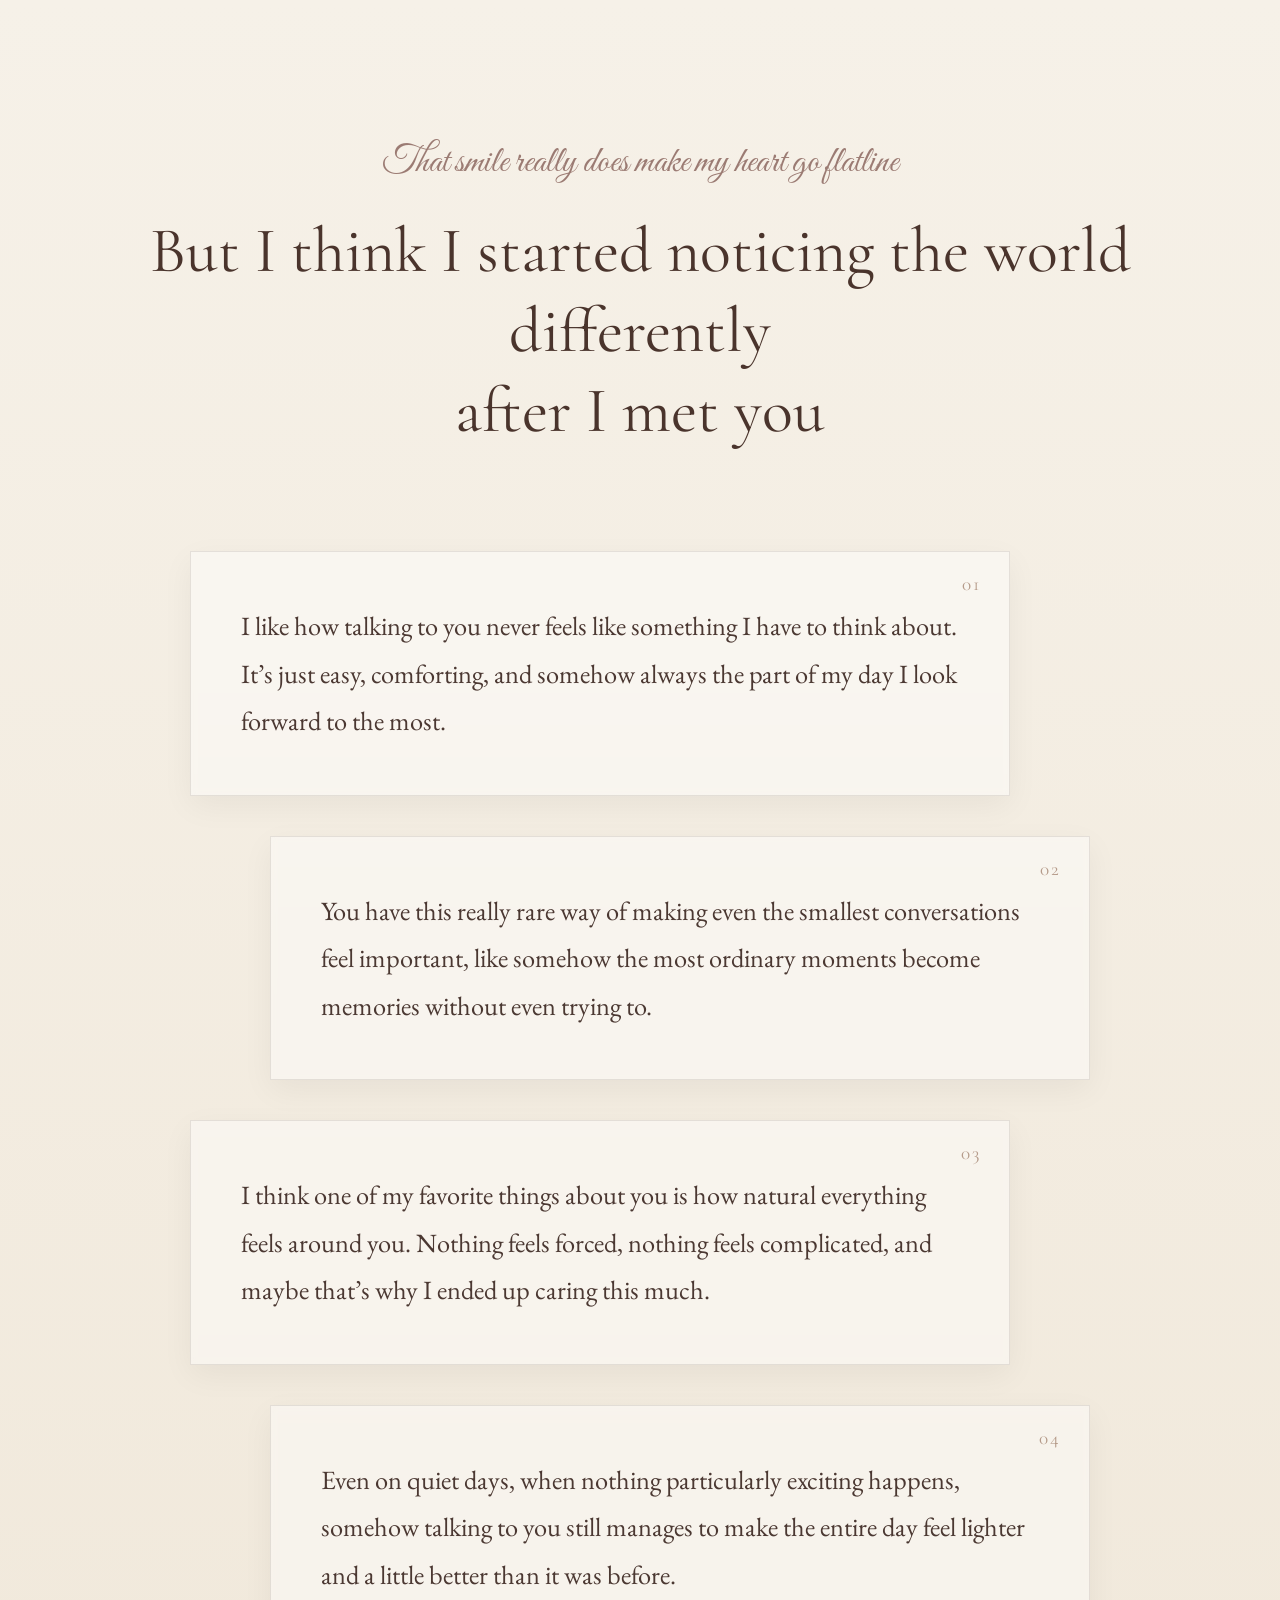
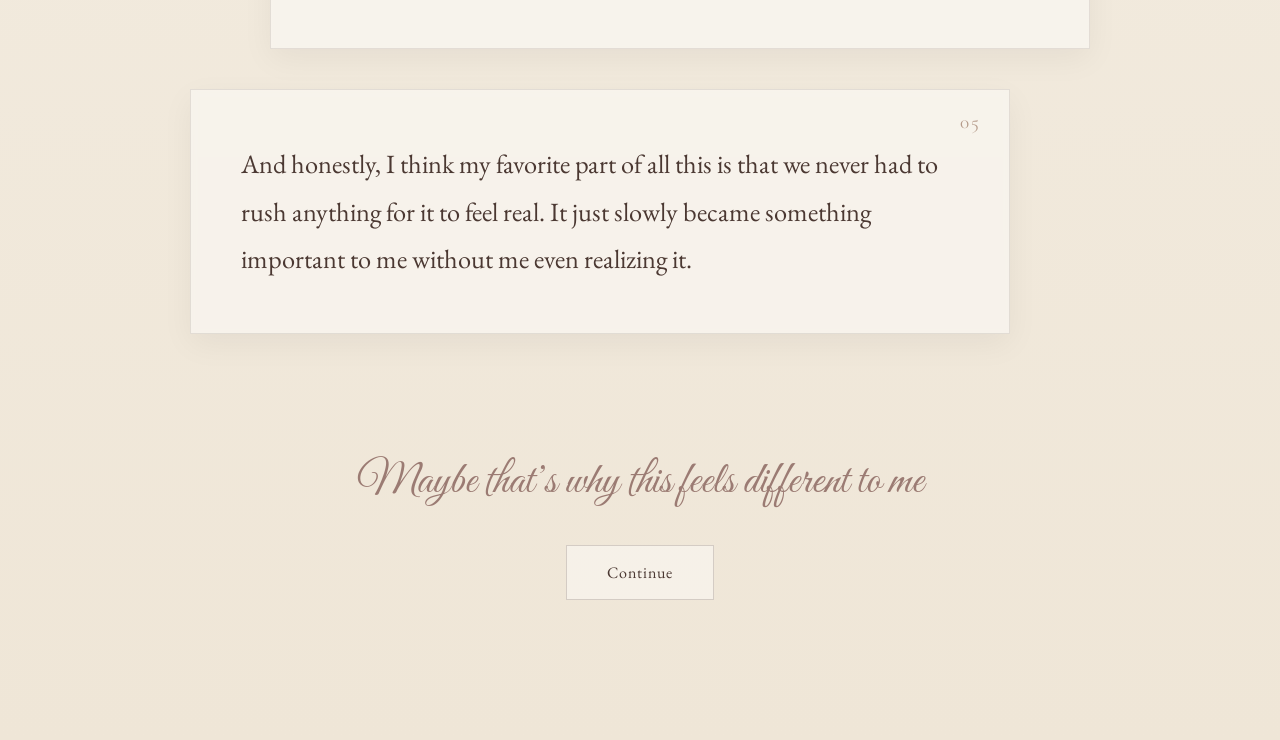
<file: about.html>
<!DOCTYPE html>
<html lang="en">

<head>

    <meta charset="UTF-8">
    <meta name="viewport" content="width=device-width, initial-scale=1.0">

    <title>The Little Things</title>

    <!-- Fonts -->

    <link rel="preconnect" href="https://fonts.googleapis.com">
    <link rel="preconnect" href="https://fonts.gstatic.com" crossorigin>

    <link href="https://fonts.googleapis.com/css2?family=Cormorant+Garamond:wght@300;400;500;600&family=EB+Garamond:wght@400;500&family=Great+Vibes&display=swap" rel="stylesheet">

    <!-- CSS -->

    <link rel="stylesheet" href="css/style.css">

</head>

<body>

    <!-- Grain -->

    <div class="grain"></div>

    <!-- About Section -->

    <section class="about-section">

        <div class="about-header reveal">

            <p class="journal-intro">
                That smile really does make my heart go flatline
            </p>

            <h1 class="about-title">
                But I think I started noticing the world differently<br>
                after I met you
            </h1>

        </div>

        <!-- Cards -->

        <div class="cards-container">

    <div class="memory-card reveal">

        <span class="card-number">01</span>

        <p>
            I like how talking to you never feels like something I have to think about. It’s just easy, comforting, and somehow always the part of my day I look forward to the most.
        </p>

    </div>

    <div class="memory-card reveal">

        <span class="card-number">02</span>

        <p>
            You have this really rare way of making even the smallest conversations feel important, like somehow the most ordinary moments become memories without even trying to.
        </p>

    </div>

    <div class="memory-card reveal">

        <span class="card-number">03</span>

        <p>
            I think one of my favorite things about you is how natural everything feels around you. Nothing feels forced, nothing feels complicated, and maybe that’s why I ended up caring this much.
        </p>

    </div>

    <div class="memory-card reveal">

        <span class="card-number">04</span>

        <p>
            Even on quiet days, when nothing particularly exciting happens, somehow talking to you still manages to make the entire day feel lighter and a little better than it was before.
        </p>

    </div>

    <div class="memory-card reveal">

        <span class="card-number">05</span>

        <p>
            And honestly, I think my favorite part of all this is that we never had to rush anything for it to feel real. It just slowly became something important to me without me even realizing it.
        </p>

    </div>

</div>

<!-- Bottom -->

<div class="about-bottom reveal">

    <p class="bottom-text">
        Maybe that’s why this feels different to me
    </p>

    <a href="memories.html" class="next-button">
        Continue
    </a>

</div>
    </section>

    <script src="js/about.js"></script>

</body>

</html>
</file>
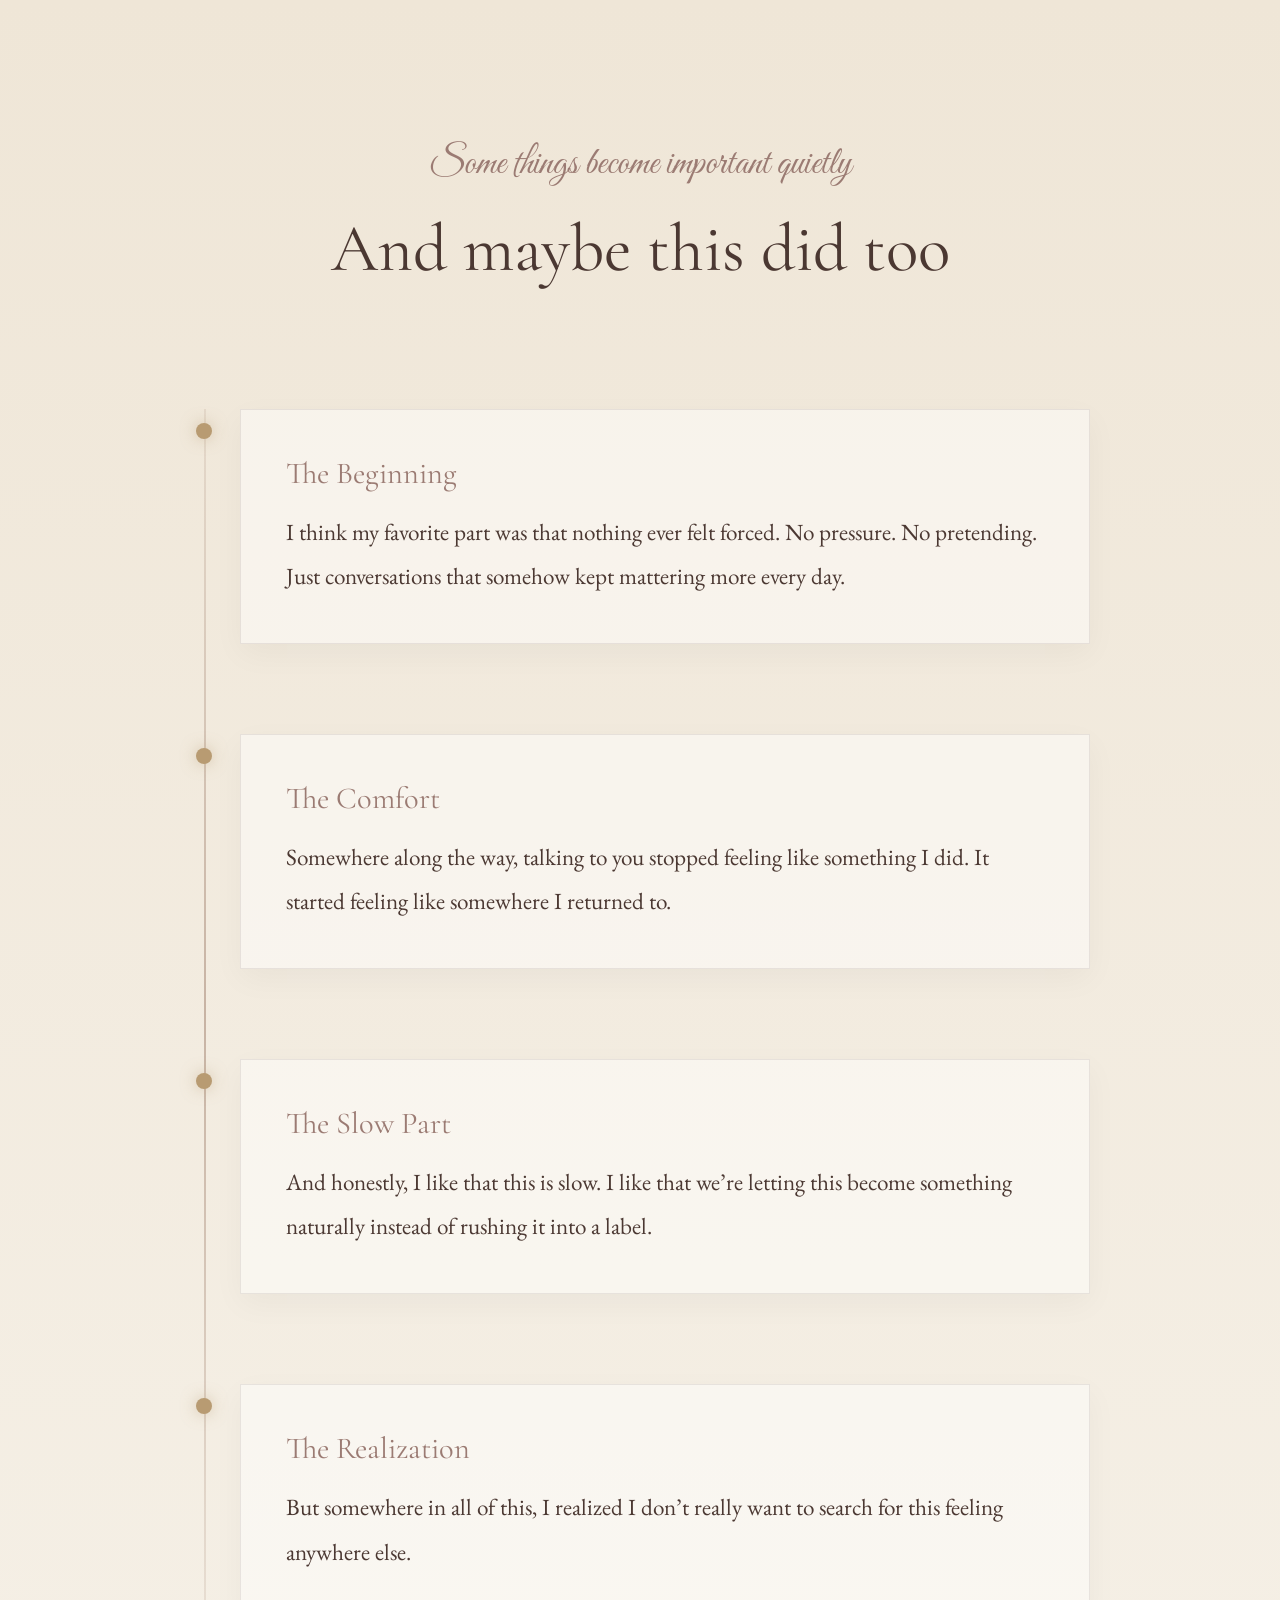
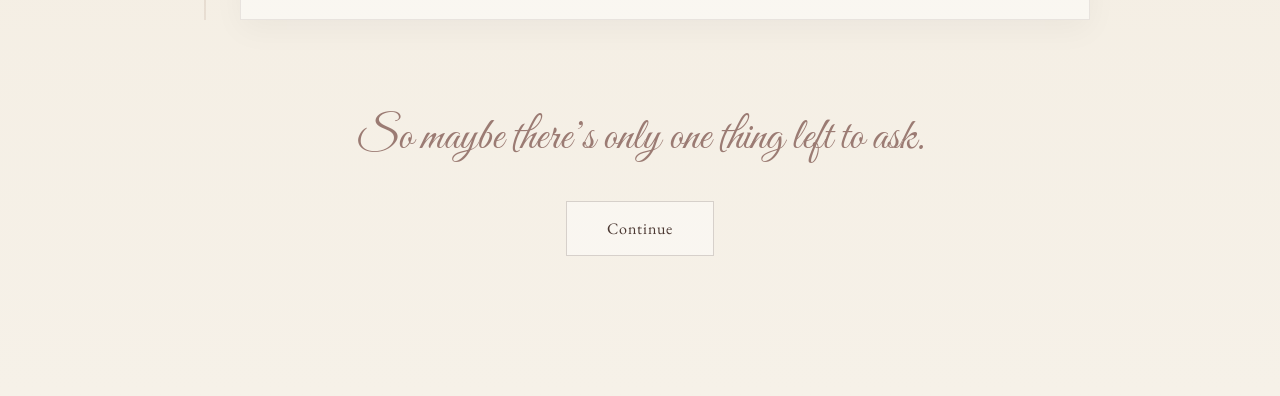
<file: memories.html>
<!DOCTYPE html>
<html lang="en">

<head>

    <meta charset="UTF-8">
    <meta name="viewport" content="width=device-width, initial-scale=1.0">

    <title>Us, Slowly</title>

    <!-- Fonts -->

    <link rel="preconnect" href="https://fonts.googleapis.com">
    <link rel="preconnect" href="https://fonts.gstatic.com" crossorigin>

    <link href="https://fonts.googleapis.com/css2?family=Cormorant+Garamond:wght@300;400;500;600&family=EB+Garamond:wght@400;500&family=Great+Vibes&display=swap" rel="stylesheet">

    <!-- CSS -->

    <link rel="stylesheet" href="css/style.css">

</head>

<body>

    <!-- Grain -->

    <div class="grain"></div>

    <!-- Timeline Section -->

    <section class="timeline-section">

        <div class="timeline-header reveal">

            <p class="timeline-subtitle">
                Some things become important quietly
            </p>

            <h1 class="timeline-title">
                And maybe this did too
            </h1>

        </div>

        <!-- Timeline -->

        <div class="timeline">

            <!-- Line -->

            <div class="timeline-line"></div>

            <!-- Item 1 -->

            <div class="timeline-item reveal">

                <div class="timeline-dot"></div>

                <div class="timeline-content">

                    <span class="timeline-phase">
                        The Beginning
                    </span>

                    <p>
                        I think my favorite part was that nothing ever felt forced.
                        No pressure. No pretending. Just conversations that somehow kept mattering more every day.
                    </p>

                </div>

            </div>

            <!-- Item 2 -->

            <div class="timeline-item reveal">

                <div class="timeline-dot"></div>

                <div class="timeline-content">

                    <span class="timeline-phase">
                        The Comfort
                    </span>

                    <p>
                        Somewhere along the way, talking to you stopped feeling like something I did.
                        It started feeling like somewhere I returned to.
                    </p>

                </div>

            </div>

            <!-- Item 3 -->

            <div class="timeline-item reveal">

                <div class="timeline-dot"></div>

                <div class="timeline-content">

                    <span class="timeline-phase">
                        The Slow Part
                    </span>

                    <p>
                        And honestly, I like that this is slow.
                        I like that we’re letting this become something naturally instead of rushing it into a label.
                    </p>

                </div>

            </div>

            <!-- Item 4 -->

            <div class="timeline-item reveal">

                <div class="timeline-dot"></div>

                <div class="timeline-content">

                    <span class="timeline-phase">
                        The Realization
                    </span>

                    <p>
                        But somewhere in all of this,
                        I realized I don’t really want to search for this feeling anywhere else.
                    </p>

                </div>

            </div>

        </div>

        <!-- Bottom -->

        <div class="timeline-bottom reveal">

            <p class="timeline-ending">
                So maybe there’s only one thing left to ask.
            </p>

            <a href="question.html" class="next-button">
                Continue
            </a>

        </div>

    </section>

    <script src="js/memories.js"></script>

</body>

</html>
</file>
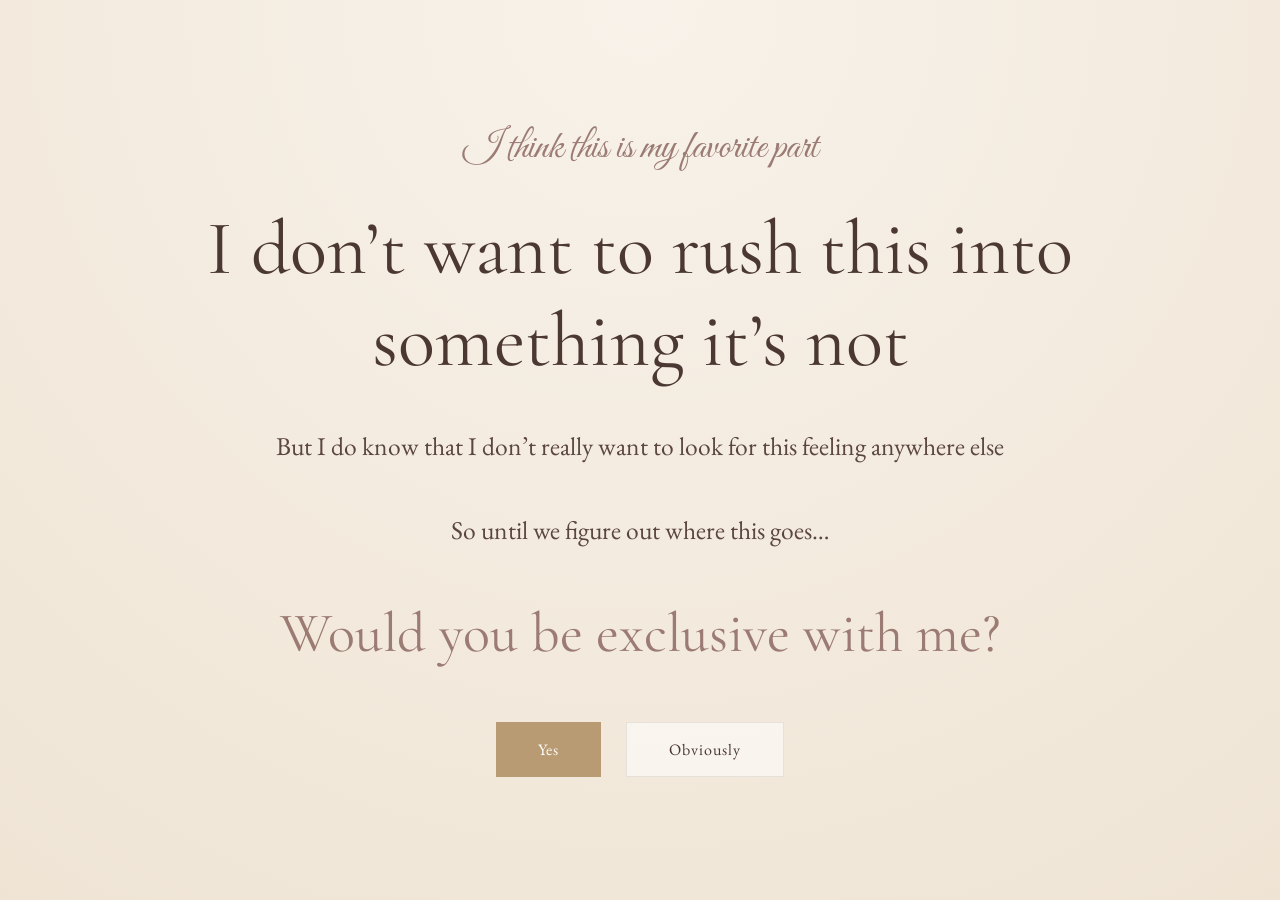
<file: question.html>
<!DOCTYPE html>
<html lang="en">

<head>

    <meta charset="UTF-8">
    <meta name="viewport" content="width=device-width, initial-scale=1.0">

    <title>One Last Thing</title>

    <!-- Fonts -->

    <link rel="preconnect" href="https://fonts.googleapis.com">
    <link rel="preconnect" href="https://fonts.gstatic.com" crossorigin>

    <link href="https://fonts.googleapis.com/css2?family=Cormorant+Garamond:wght@300;400;500;600&family=EB+Garamond:wght@400;500&family=Great+Vibes&display=swap" rel="stylesheet">

    <!-- CSS -->

    <link rel="stylesheet" href="css/style.css">

</head>

<body>

    <!-- Grain -->

    <div class="grain"></div>

    <!-- Floating Petals -->

    <div class="petals">
        <span></span>
        <span></span>
        <span></span>
        <span></span>
        <span></span>
        <span></span>
    </div>

    <!-- Main Question -->

    <section class="question-section">

        <div class="question-content fade-in">

            <p class="question-intro">
                I think this is my favorite part
            </p>

            <h1 class="question-title">
                I don’t want to rush this into something it’s not
            </h1>

            <p class="question-text">
                But I do know that I don’t really want to look for this feeling anywhere else
            </p>

            <p class="question-text second-text">
                So until we figure out where this goes…
            </p>

            <h2 class="final-question">
                Would you be exclusive with me?
            </h2>

            <!-- Buttons -->

            <div class="question-buttons">

                <button class="yes-button" id="yesBtn">
                    Yes
                </button>

                <button class="soft-button" id="softBtn">
                    Obviously
                </button>

            </div>

        </div>

        <!-- Final Screen -->

        <div class="final-screen" id="finalScreen">

            <p class="final-line">
                Love
            </p>

            <h1>
                I knew, somehow, from the very beginning… and before I realized it, you had already taken my heart with you.
            </h1>

        </div>

    </section>

    <script src="js/question.js"></script>

</body>

</html>
</file>
<file: css/style.css>
*{
    margin:0;
    padding:0;
    box-sizing:border-box;
}

html{
    scroll-behavior:smooth;
}

body{
    background:#f6f1e8;
    font-family:'EB Garamond', serif;
    overflow-x:hidden;
}

/* HIDE SCROLLBAR */

/* Chrome, Safari, Edge */

::-webkit-scrollbar{
    display:none;
}

/* Firefox */

html{
    scrollbar-width:none;
}

/* IE */

body{
    -ms-overflow-style:none;
}
/* =========================
   HERO SECTION
========================= */

.hero{
    position:relative;

    width:100%;
    height:100vh;

    background-image:url('../images/bg.jpg');

    background-size:cover;
    background-position:center;

    display:flex;
    align-items:center;
    justify-content:center;

    overflow:hidden;
}

/* =========================
   OVERLAY
========================= */

.overlay{
    position:absolute;
    inset:0;

    background:
    linear-gradient(
        rgba(0,0,0,0.35),
        rgba(0,0,0,0.45)
    );
}

/* =========================
   GRAIN
========================= */

.grain{
    position:fixed;
    inset:0;

    background-image:url('https://grainy-gradients.vercel.app/noise.svg');

    opacity:0.12;

    pointer-events:none;

    z-index:100;
}

/* =========================
   CONTENT
========================= */

.hero-content{
    position:relative;
    z-index:2;

    text-align:center;

    padding:20px;

    max-width:700px;
}

.small-text{
    color:#e8ddd0;

    font-size:1rem;
    letter-spacing:3px;

    margin-bottom:24px;

    text-transform:uppercase;
}

.main-title{
    font-family:'Cormorant Garamond', serif;

    font-size:5.5rem;
    font-weight:400;

    line-height:1.05;

    color:#fff;

    margin-bottom:20px;
}

.subtitle{
    font-family:'Great Vibes', cursive;

    font-size:2.5rem;

    color:#e7d8cb;

    margin-bottom:50px;
}

/* =========================
   BUTTON
========================= */

.enter-button{
    display:inline-block;

    padding:16px 42px;

    border:1px solid rgba(255,255,255,0.45);

    color:white;

    text-decoration:none;

    font-size:1.05rem;
    letter-spacing:1px;

    backdrop-filter:blur(4px);

    transition:all 0.4s ease;

    background:rgba(255,255,255,0.05);
}

.enter-button:hover{

    background:rgba(255,255,255,0.15);

    transform:translateY(-3px);

}

/* =========================
   ANIMATIONS
========================= */

.fade-up{

    opacity:0;

    transform:translateY(30px);

    animation:fadeUp 1.2s ease forwards;

}

.delay-1{
    animation-delay:0.4s;
}

.delay-2{
    animation-delay:0.8s;
}

.delay-3{
    animation-delay:1.2s;
}

@keyframes fadeUp{

    to{
        opacity:1;
        transform:translateY(0);
    }

}

/* =========================
   MOBILE
========================= */

@media(max-width:768px){

    .main-title{
        font-size:3.5rem;
    }

    .subtitle{
        font-size:2rem;
    }

    .enter-button{
        padding:14px 32px;
    }

}

/* =========================
   ABOUT PAGE
========================= */

.about-section{

    position:relative;

    min-height:100vh;

    padding:140px 8%;

    background:
    linear-gradient(
        to bottom,
        #f6f1e8,
        #efe6d7
    );

}

/* =========================
   HEADER
========================= */

.about-header{

    text-align:center;

    margin-bottom:100px;

}

.journal-intro{

    font-family:'Great Vibes', cursive;

    font-size:2.3rem;

    color:#9b7b73;

    margin-bottom:25px;

}

.about-title{

    font-family:'Cormorant Garamond', serif;

    font-size:4rem;

    font-weight:400;

    line-height:1.25;

    color:#4a342c;

}

/* =========================
   CARDS
========================= */

.cards-container{

    display:flex;
    flex-direction:column;

    gap:40px;

    max-width:900px;

    margin:auto;

}

/* MEMORY CARD */

.memory-card{

    position:relative;

    background:rgba(255,255,255,0.45);

    border:1px solid rgba(75,56,50,0.12);

    padding:50px;

    backdrop-filter:blur(3px);

    box-shadow:
    0 10px 30px rgba(0,0,0,0.05);

    transition:
    transform 0.5s ease,
    box-shadow 0.5s ease;

}

.memory-card:nth-child(even){

    margin-left:80px;

}

.memory-card:nth-child(odd){

    margin-right:80px;

}

.memory-card:hover{

    transform:translateY(-6px);

    box-shadow:
    0 18px 40px rgba(0,0,0,0.08);

}

/* NUMBER */

.card-number{

    position:absolute;

    top:20px;
    right:28px;

    font-family:'Cormorant Garamond', serif;

    font-size:1.2rem;

    letter-spacing:2px;

    color:#b59b8a;

}

/* CARD TEXT */

.memory-card p{

    font-size:1.65rem;

    line-height:1.8;

    color:#4b3832;

}

/* =========================
   BOTTOM
========================= */

.about-bottom{

    margin-top:120px;

    text-align:center;

}

.bottom-text{

    font-family:'Great Vibes', cursive;

    font-size:2.8rem;

    color:#9b7b73;

    margin-bottom:35px;

}

/* BUTTON */

.next-button{

    display:inline-block;

    padding:16px 40px;

    border:1px solid rgba(75,56,50,0.2);

    color:#4b3832;

    text-decoration:none;

    font-size:1rem;

    letter-spacing:1px;

    background:rgba(255,255,255,0.4);

    transition:all 0.4s ease;

}

.next-button:hover{

    transform:translateY(-4px);

    background:#f7efe5;

}

/* =========================
   SCROLL REVEAL
========================= */

.reveal{

    opacity:0;

    transform:translateY(60px);

    transition:
    opacity 1.2s ease,
    transform 1.2s ease;

}

.reveal.active{

    opacity:1;

    transform:translateY(0);

}

/* =========================
   MOBILE
========================= */

@media(max-width:768px){

    .about-section{

        padding:100px 7%;

    }

    .about-title{

        font-size:2.5rem;

    }

    .journal-intro{

        font-size:1.8rem;

    }

    .memory-card{

        padding:35px 30px;

    }

    .memory-card:nth-child(even),
    .memory-card:nth-child(odd){

        margin:0;

    }

    .memory-card p{

        font-size:1.3rem;

        line-height:1.7;

    }

    .bottom-text{

        font-size:2.2rem;

    }

}

/* =========================
   TIMELINE PAGE
========================= */

.timeline-section{

    position:relative;

    padding:140px 8%;

    background:
    linear-gradient(
        to bottom,
        #efe6d7,
        #f6f1e8
    );

    overflow:hidden;

}

/* =========================
   HEADER
========================= */

.timeline-header{

    text-align:center;

    margin-bottom:120px;

}

.timeline-subtitle{

    font-family:'Great Vibes', cursive;

    font-size:2.4rem;

    color:#9b7b73;

    margin-bottom:20px;

}

.timeline-title{

    font-family:'Cormorant Garamond', serif;

    font-size:4.2rem;

    font-weight:400;

    color:#4b3832;

}

/* =========================
   TIMELINE
========================= */

.timeline{

    position:relative;

    max-width:900px;

    margin:auto;

    padding-left:50px;

}

/* LINE */

.timeline-line{

    position:absolute;

    left:14px;
    top:0;

    width:2px;
    height:100%;

    background:
    linear-gradient(
        to bottom,
        rgba(181,155,138,0.2),
        rgba(181,155,138,0.7),
        rgba(181,155,138,0.2)
    );

}

/* ITEM */

.timeline-item{

    position:relative;

    margin-bottom:90px;

}

/* DOT */

.timeline-dot{

    position:absolute;

    left:-44px;
    top:14px;

    width:16px;
    height:16px;

    border-radius:50%;

    background:#b89b72;

    box-shadow:
    0 0 15px rgba(184,155,114,0.5);

}

/* CONTENT */

.timeline-content{

    background:rgba(255,255,255,0.45);

    padding:45px;

    border:1px solid rgba(75,56,50,0.1);

    box-shadow:
    0 10px 30px rgba(0,0,0,0.04);

}

/* PHASE */

.timeline-phase{

    display:block;

    font-family:'Cormorant Garamond', serif;

    font-size:1.9rem;

    color:#9b7b73;

    margin-bottom:18px;

}

/* TEXT */

.timeline-content p{

    font-size:1.45rem;

    line-height:1.9;

    color:#4b3832;

}

/* =========================
   BOTTOM
========================= */

.timeline-bottom{

    margin-top:80px;

    text-align:center;

}

.timeline-ending{

    font-family:'Great Vibes', cursive;

    font-size:2.8rem;

    color:#9b7b73;

    margin-bottom:35px;

}

/* =========================
   MOBILE
========================= */

@media(max-width:768px){

    .timeline-section{

        padding:100px 7%;

    }

    .timeline-title{

        font-size:2.8rem;

    }

    .timeline-subtitle{

        font-size:2rem;

    }

    .timeline{

        padding-left:35px;

    }

    .timeline-content{

        padding:30px;

    }

    .timeline-content p{

        font-size:1.2rem;

        line-height:1.8;

    }

    .timeline-phase{

        font-size:1.5rem;

    }

    .timeline-ending{

        font-size:2.2rem;

    }

}

/* =========================
   QUESTION PAGE
========================= */

.question-section{

    position:relative;

    width:100%;
    min-height:100vh;

    background:
    radial-gradient(
        circle at top,
        #f8f2ea,
        #efe4d4
    );

    display:flex;
    align-items:center;
    justify-content:center;

    overflow:hidden;

    padding:40px;

}

/* =========================
   CONTENT
========================= */

.question-content{

    position:relative;

    z-index:2;

    text-align:center;

    max-width:900px;

}

/* INTRO */

.question-intro{

    font-family:'Great Vibes', cursive;

    font-size:2.5rem;

    color:#9b7b73;

    margin-bottom:30px;

}

/* TITLE */

.question-title{

    font-family:'Cormorant Garamond', serif;

    font-size:4.8rem;

    font-weight:400;

    line-height:1.2;

    color:#4b3832;

    margin-bottom:35px;

}

/* TEXT */

.question-text{

    font-size:1.6rem;

    line-height:1.9;

    color:#5b463f;

    margin-bottom:22px;

}

.second-text{

    margin-top:35px;

}

/* FINAL QUESTION */

.final-question{

    font-family:'Cormorant Garamond', serif;

    font-size:3.5rem;

    font-weight:400;

    color:#9b7b73;

    margin-top:45px;
    margin-bottom:55px;

}

/* =========================
   BUTTONS
========================= */

.question-buttons{

    display:flex;

    gap:25px;

    justify-content:center;

    flex-wrap:wrap;

}

/* YES BUTTON */

.yes-button,
.soft-button{

    padding:16px 42px;

    border:none;

    cursor:pointer;

    font-size:1rem;

    letter-spacing:1px;

    transition:all 0.4s ease;

    font-family:'EB Garamond', serif;

}

/* YES */

.yes-button{

    background:#b89b72;

    color:white;

}

.yes-button:hover{

    transform:translateY(-4px);

    box-shadow:
    0 10px 25px rgba(184,155,114,0.3);

}

/* SOFT */

.soft-button{

    background:rgba(255,255,255,0.55);

    border:1px solid rgba(75,56,50,0.1);

    color:#4b3832;

}

.soft-button:hover{

    background:white;

    transform:translateY(-4px);

}

/* =========================
   FINAL SCREEN
========================= */

.final-screen{

    position:fixed;

    inset:0;

    background:
    linear-gradient(
        to bottom,
        rgba(246,241,232,0.97),
        rgba(239,228,212,0.98)
    );

    display:flex;

    flex-direction:column;

    align-items:center;
    justify-content:center;

    text-align:center;

    z-index:20;

    opacity:0;
    visibility:hidden;

    transition:
    opacity 1.2s ease,
    visibility 1.2s ease;

}

.final-screen.show{

    opacity:1;
    visibility:visible;

}

/* FINAL TEXT */

.final-line{

    font-family:'Great Vibes', cursive;

    font-size:3rem;

    color:#9b7b73;

    margin-bottom:25px;

}

.final-screen h1{

    font-family:'Cormorant Garamond', serif;

    font-size:5rem;

    font-weight:400;

    color:#4b3832;

}

/* =========================
   PETALS
========================= */

.petals span{

    position:absolute;

    width:18px;
    height:18px;

    background:rgba(185,132,132,0.25);

    border-radius:60% 40% 70% 30%;

    animation:floatPetals linear infinite;

}

/* INDIVIDUAL PETALS */

.petals span:nth-child(1){

    left:10%;
    animation-duration:12s;
    animation-delay:0s;

}

.petals span:nth-child(2){

    left:25%;
    animation-duration:18s;
    animation-delay:3s;

}

.petals span:nth-child(3){

    left:40%;
    animation-duration:14s;
    animation-delay:2s;

}

.petals span:nth-child(4){

    left:60%;
    animation-duration:20s;
    animation-delay:1s;

}

.petals span:nth-child(5){

    left:75%;
    animation-duration:15s;
    animation-delay:5s;

}

.petals span:nth-child(6){

    left:90%;
    animation-duration:17s;
    animation-delay:4s;

}

/* FLOAT */

@keyframes floatPetals{

    0%{

        transform:
        translateY(110vh)
        rotate(0deg);

        opacity:0;

    }

    10%{
        opacity:1;
    }

    100%{

        transform:
        translateY(-20vh)
        rotate(360deg);

        opacity:0;

    }

}

/* =========================
   FADE IN
========================= */

.fade-in{

    opacity:0;

    animation:fadeIn 2s ease forwards;

}

@keyframes fadeIn{

    to{
        opacity:1;
    }

}

/* =========================
   MOBILE
========================= */

@media(max-width:768px){

    .question-title{

        font-size:3rem;

    }

    .question-text{

        font-size:1.25rem;

        line-height:1.8;

    }

    .final-question{

        font-size:2.4rem;

    }

    .question-intro{

        font-size:2rem;

    }

    .final-screen h1{

        font-size:3rem;

        padding:0 20px;

    }

    .final-line{

        font-size:2.2rem;

    }

}
</file>
